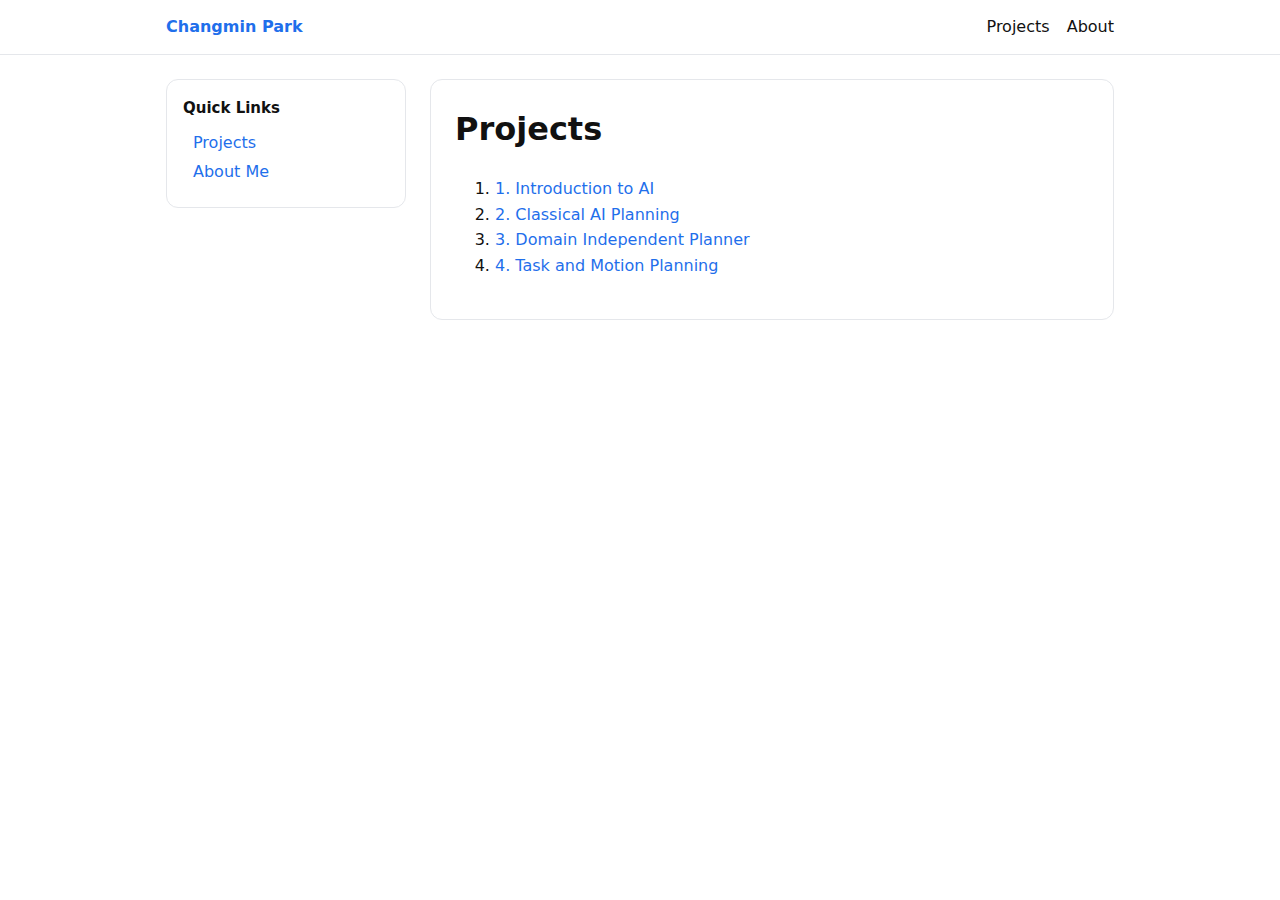
<file: projects/index.html>
<!doctype html><html lang="ko"><head>
<meta charset="utf-8"><meta name="viewport" content="width=device-width,initial-scale=1">
<title>Projects</title>
<link rel="stylesheet" href="/assets/css/site.css">
</head><body>
<header class="header"><div class="header-inner">
  <a class="brand" href="/index.html">Changmin Park</a>
  <nav class="nav">
    <a href="/projects/index.html">Projects</a>
    <a href="/about.html">About</a>
  </nav>
</div></header>

<div class="wrapper">
  <!-- 좌측 전체 목차(앞의 템플릿 사이드바 그대로 복붙) -->
  <aside class="sidebar">
    <h3>Quick Links</h3>
    <ul>
      <li><a href="/projects/index.html">Projects</a></li>
      <li><a href="/about.html">About Me</a></li>
    </ul>
  </aside>

  <main class="content">
    <h1>Projects</h1>
    <ol>
      <li><a href="/projects/1-introduction-to-ai/index.html">1. Introduction to AI</a></li>
      <li><a href="/projects/2-classical-ai/index.html">2. Classical AI Planning</a></li>
      <li><a href="/projects/3-planner/index.html">3. Domain Independent Planner</a></li>
      <li><a href="/projects/4-tamp/index.html">4. Task and Motion Planning</a></li>
    </ol>
  </main>
</div>
</body></html>
</file>
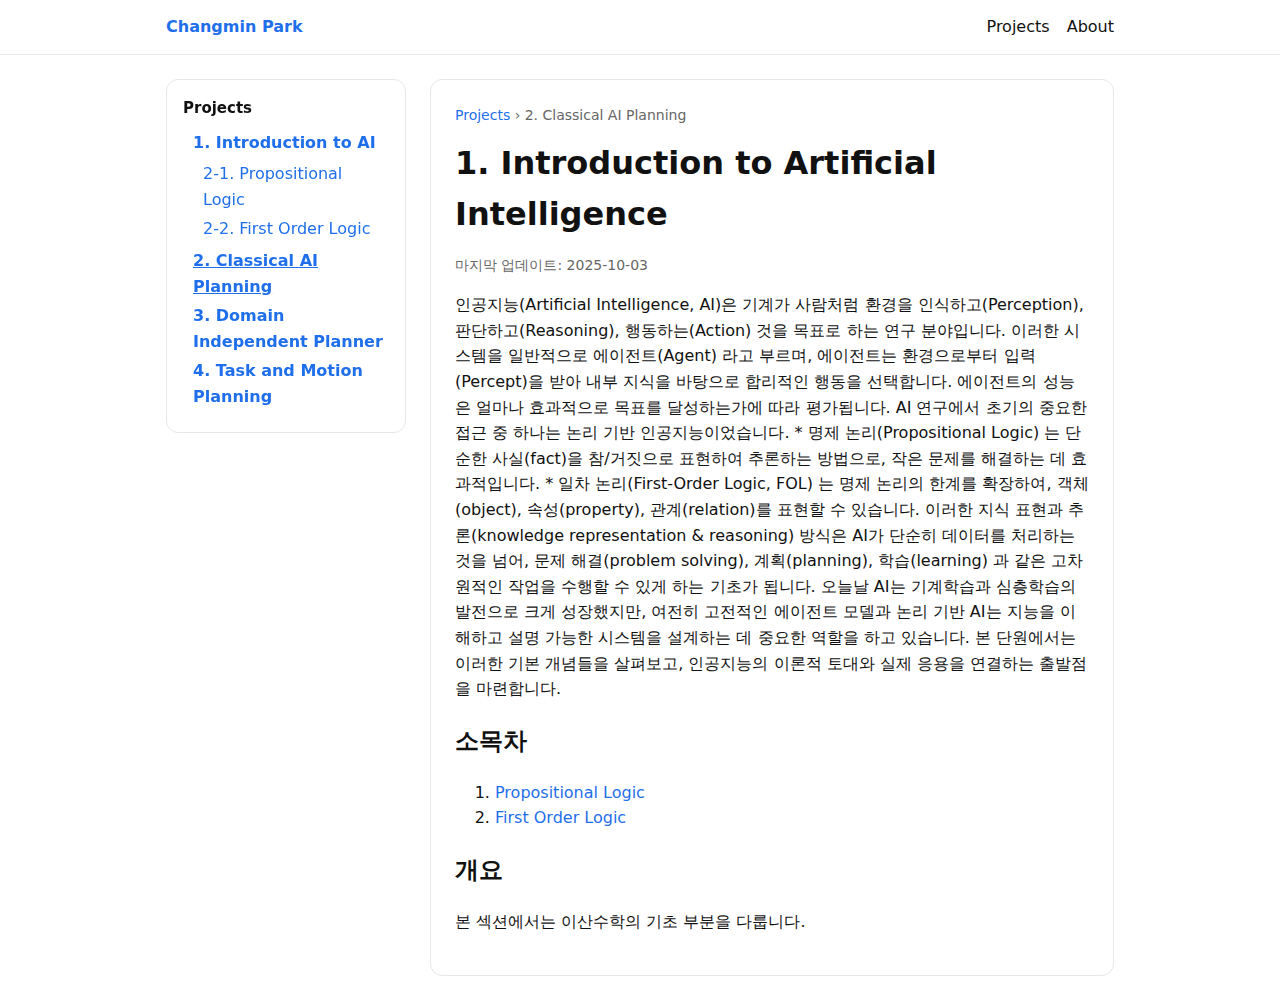
<file: projects/1-introduction-to-ai/index.html>
<!doctype html>
<html lang="ko">
<head>
  <meta charset="utf-8" />
  <meta name="viewport" content="width=device-width,initial-scale=1" />
  <title>2. Classical AI Planning</title>
  <link rel="stylesheet" href="/assets/css/site.css">
</head>
<body>
  <!-- 상단 헤더 -->
  <header class="header">
    <div class="header-inner">
      <a class="brand" href="/index.html">Changmin Park</a>
      <nav class="nav">
        <a href="/projects/index.html">Projects</a>
        <a href="/about.html">About</a>
      </nav>
    </div>
  </header>

  <div class="wrapper">
    <!-- 왼쪽 사이드바 -->
    <aside class="sidebar">
      <h3>Projects</h3>
      <ul>
        <li class="depth1"><a href="/projects/1-introduction-to-ai/index.html">1. Introduction to AI</a>
          <ul>
            <li><a href="/projects/1-introduction-to-ai/1-1-propositional-logic.html">2-1. Propositional Logic</a></li>
            <li><a href="/projects/1-introduction-to-ai/1-2-first-order-logic.html">2-2. First Order Logic</a></li>
          </ul>
        </li>
        <li class="depth1 active"><a href="/projects/2-classical-ai/index.html">2. Classical AI Planning</a></li>
        <li class="depth1"><a href="/projects/3-planner/index.html">3. Domain Independent Planner</a></li>
        <li class="depth1"><a href="/projects/4-tamp/index.html">4. Task and Motion Planning</a></li>
      </ul>
    </aside>

    <!-- 본문 -->
    <main class="content">
      <div class="breadcrumb">
        <a href="/projects/index.html">Projects</a> › 2. Classical AI Planning
      </div>

      <h1>1. Introduction to Artificial Intelligence</h1>
      <p class="meta">마지막 업데이트: 2025-10-03</p>

      <p>
        인공지능(Artificial Intelligence, AI)은 기계가 사람처럼 환경을 인식하고(Perception), 판단하고(Reasoning), 행동하는(Action) 것을 목표로 하는 연구 분야입니다. 이러한 시스템을 일반적으로 에이전트(Agent) 라고 부르며, 에이전트는 환경으로부터 입력(Percept)을 받아 내부 지식을 바탕으로 합리적인 행동을 선택합니다. 에이전트의 성능은 얼마나 효과적으로 목표를 달성하는가에 따라 평가됩니다.

        AI 연구에서 초기의 중요한 접근 중 하나는 논리 기반 인공지능이었습니다.

        * 명제 논리(Propositional Logic) 는 단순한 사실(fact)을 참/거짓으로 표현하여 추론하는 방법으로, 작은 문제를 해결하는 데 효과적입니다.
        * 일차 논리(First-Order Logic, FOL) 는 명제 논리의 한계를 확장하여, 객체(object), 속성(property), 관계(relation)를 표현할 수 있습니다.

        이러한 지식 표현과 추론(knowledge representation & reasoning) 방식은 AI가 단순히 데이터를 처리하는 것을 넘어, 문제 해결(problem solving), 계획(planning), 학습(learning) 과 같은 고차원적인 작업을 수행할 수 있게 하는 기초가 됩니다.

        오늘날 AI는 기계학습과 심층학습의 발전으로 크게 성장했지만, 여전히 고전적인 에이전트 모델과 논리 기반 AI는 지능을 이해하고 설명 가능한 시스템을 설계하는 데 중요한 역할을 하고 있습니다. 본 단원에서는 이러한 기본 개념들을 살펴보고, 인공지능의 이론적 토대와 실제 응용을 연결하는 출발점을 마련합니다.
      </p>

      <h2>소목차</h2>
      <ol>
        <li><a href="/projects/1-introduction-to-ai/1-1-propositional-logic.html">Propositional Logic</a></li>
        <li><a href="/projects/1-introduction-to-ai/1-2-first-order-logic.html">First Order Logic</a></li>
      </ol>

      <h2>개요</h2>
      <p>
        본 섹션에서는 이산수학의 기초 부분을 다룹니다.
      </p>
    </main>
  </div>
</body>
</html>
</file>
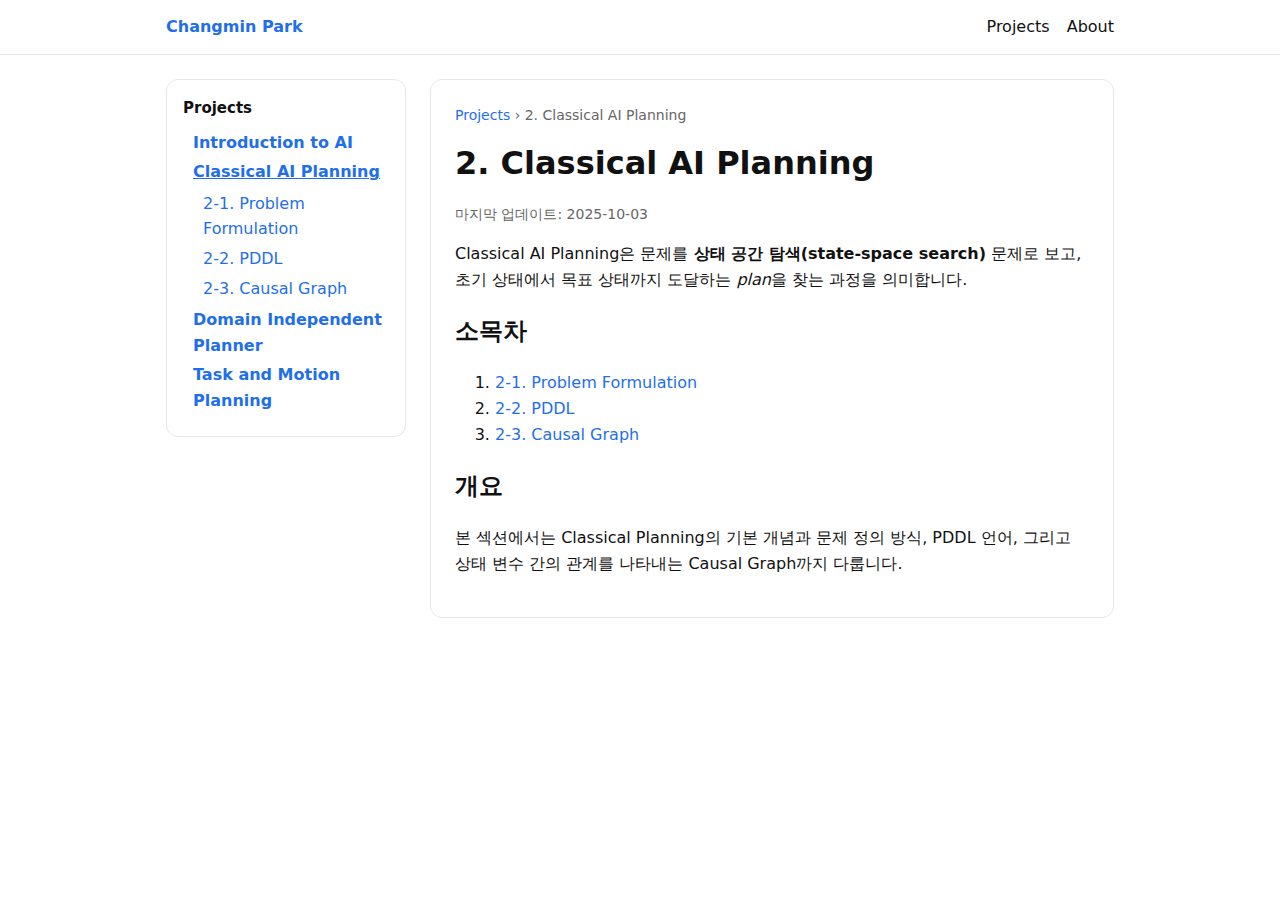
<file: projects/2-classical-ai/index.html>
<!doctype html>
<html lang="ko">
<head>
  <meta charset="utf-8" />
  <meta name="viewport" content="width=device-width,initial-scale=1" />
  <title>2. Classical AI Planning</title>
  <link rel="stylesheet" href="/assets/css/site.css">
</head>
<body>
  <!-- 상단 헤더 -->
  <header class="header">
    <div class="header-inner">
      <a class="brand" href="/index.html">Changmin Park</a>
      <nav class="nav">
        <a href="/projects/index.html">Projects</a>
        <a href="/about.html">About</a>
      </nav>
    </div>
  </header>

  <div class="wrapper">
    <!-- 왼쪽 사이드바 -->
    <aside class="sidebar">
      <h3>Projects</h3>
      <ul>
        <li class="depth1"><a href="/projects/1-introduction-to-ai/index.html">Introduction to AI</a></li>
        <li class="depth1 active"><a href="/projects/2-classical-ai/index.html">Classical AI Planning</a>
          <ul>
            <li><a href="/projects/2-classical-ai/2-1-problem-formulation.html">2-1. Problem Formulation</a></li>
            <li><a href="/projects/2-classical-ai/2-2-pddl.html">2-2. PDDL</a></li>
            <li><a href="/projects/2-classical-ai/2-3-causal-graph.html">2-3. Causal Graph</a></li>
          </ul>
        </li>
        <li class="depth1"><a href="/projects/3-planner/index.html">Domain Independent Planner</a></li>
        <li class="depth1"><a href="/projects/4-tamp/index.html">Task and Motion Planning</a></li>
      </ul>
    </aside>

    <!-- 본문 -->
    <main class="content">
      <div class="breadcrumb">
        <a href="/projects/index.html">Projects</a> › 2. Classical AI Planning
      </div>

      <h1>2. Classical AI Planning</h1>
      <p class="meta">마지막 업데이트: 2025-10-03</p>

      <p>
        Classical AI Planning은 문제를 <strong>상태 공간 탐색(state-space search)</strong> 문제로 보고,
        초기 상태에서 목표 상태까지 도달하는 <em>plan</em>을 찾는 과정을 의미합니다.
      </p>

      <h2>소목차</h2>
      <ol>
        <li><a href="/projects/2-classical-ai/2-1-problem-formulation.html">2-1. Problem Formulation</a></li>
        <li><a href="/projects/2-classical-ai/2-2-pddl.html">2-2. PDDL</a></li>
        <li><a href="/projects/2-classical-ai/2-3-causal-graph.html">2-3. Causal Graph</a></li>
      </ol>

      <h2>개요</h2>
      <p>
        본 섹션에서는 Classical Planning의 기본 개념과 문제 정의 방식, 
        PDDL 언어, 그리고 상태 변수 간의 관계를 나타내는 Causal Graph까지 다룹니다.
      </p>
    </main>
  </div>
</body>
</html>
</file>
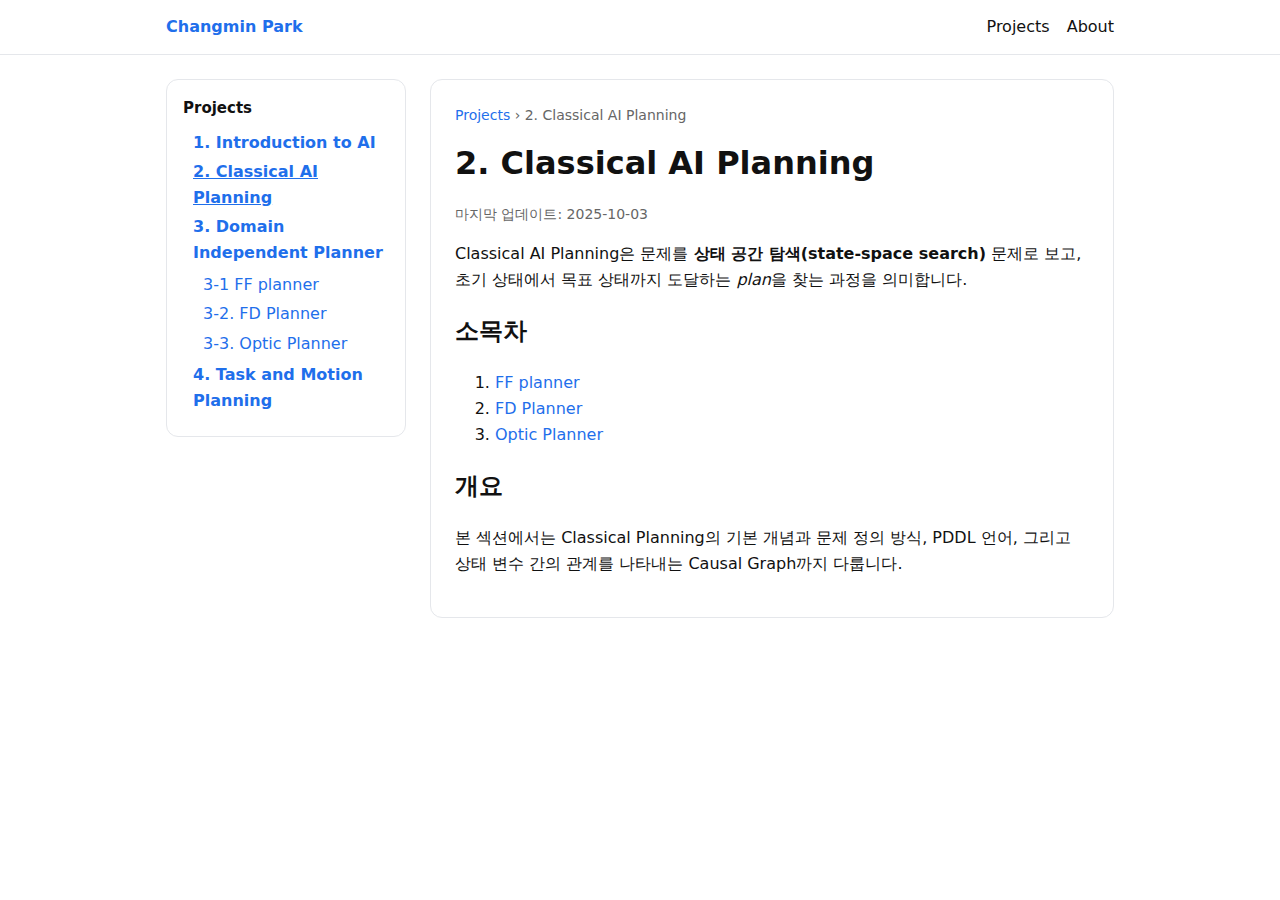
<file: projects/3-planner/index.html>
<!doctype html>
<html lang="ko">
<head>
  <meta charset="utf-8" />
  <meta name="viewport" content="width=device-width,initial-scale=1" />
  <title>2. Classical AI Planning</title>
  <link rel="stylesheet" href="/assets/css/site.css">
</head>
<body>
  <!-- 상단 헤더 -->
  <header class="header">
    <div class="header-inner">
      <a class="brand" href="/index.html">Changmin Park</a>
      <nav class="nav">
        <a href="/projects/index.html">Projects</a>
        <a href="/about.html">About</a>
      </nav>
    </div>
  </header>

  <div class="wrapper">
    <!-- 왼쪽 사이드바 -->
    <aside class="sidebar">
      <h3>Projects</h3>
      <ul>
        <li class="depth1"><a href="/projects/1-introduction-to-ai/index.html">1. Introduction to AI</a></li>
        <li class="depth1 active"><a href="/projects/2-classical-ai/index.html">2. Classical AI Planning</a></li>
        <li class="depth1"><a href="/projects/3-planner/index.html">3. Domain Independent Planner</a>
           <ul>
            <li><a href="/projects/3-planner/3-1-ff-planner.html">3-1 FF planner</a></li>
            <li><a href="/projects/3-planner/3-2-fd-planner.html">3-2. FD Planner</a></li>
            <li><a href="/projects/3-planner/3-3-optic-planner.html">3-3. Optic Planner</a></li>
          </ul>
        </li>
        <li class="depth1"><a href="/projects/4-tamp/index.html">4. Task and Motion Planning</a></li>
      </ul>
    </aside>

    <!-- 본문 -->
    <main class="content">
      <div class="breadcrumb">
        <a href="/projects/index.html">Projects</a> › 2. Classical AI Planning
      </div>

      <h1>2. Classical AI Planning</h1>
      <p class="meta">마지막 업데이트: 2025-10-03</p>

      <p>
        Classical AI Planning은 문제를 <strong>상태 공간 탐색(state-space search)</strong> 문제로 보고,
        초기 상태에서 목표 상태까지 도달하는 <em>plan</em>을 찾는 과정을 의미합니다.
      </p>

      <h2>소목차</h2>
      <ol>
        <li><a href="/projects/3-planner/3-1-ff-planner.html">FF planner</a></li>
        <li><a href="/projects/3-planner/3-2-fd-planner.html">FD Planner</a></li>
        <li><a href="/projects/3-planner/3-3-optic-planner.html">Optic Planner</a></li>
      </ol>

      <h2>개요</h2>
      <p>
        본 섹션에서는 Classical Planning의 기본 개념과 문제 정의 방식, 
        PDDL 언어, 그리고 상태 변수 간의 관계를 나타내는 Causal Graph까지 다룹니다.
      </p>
    </main>
  </div>
</body>
</html>
</file>
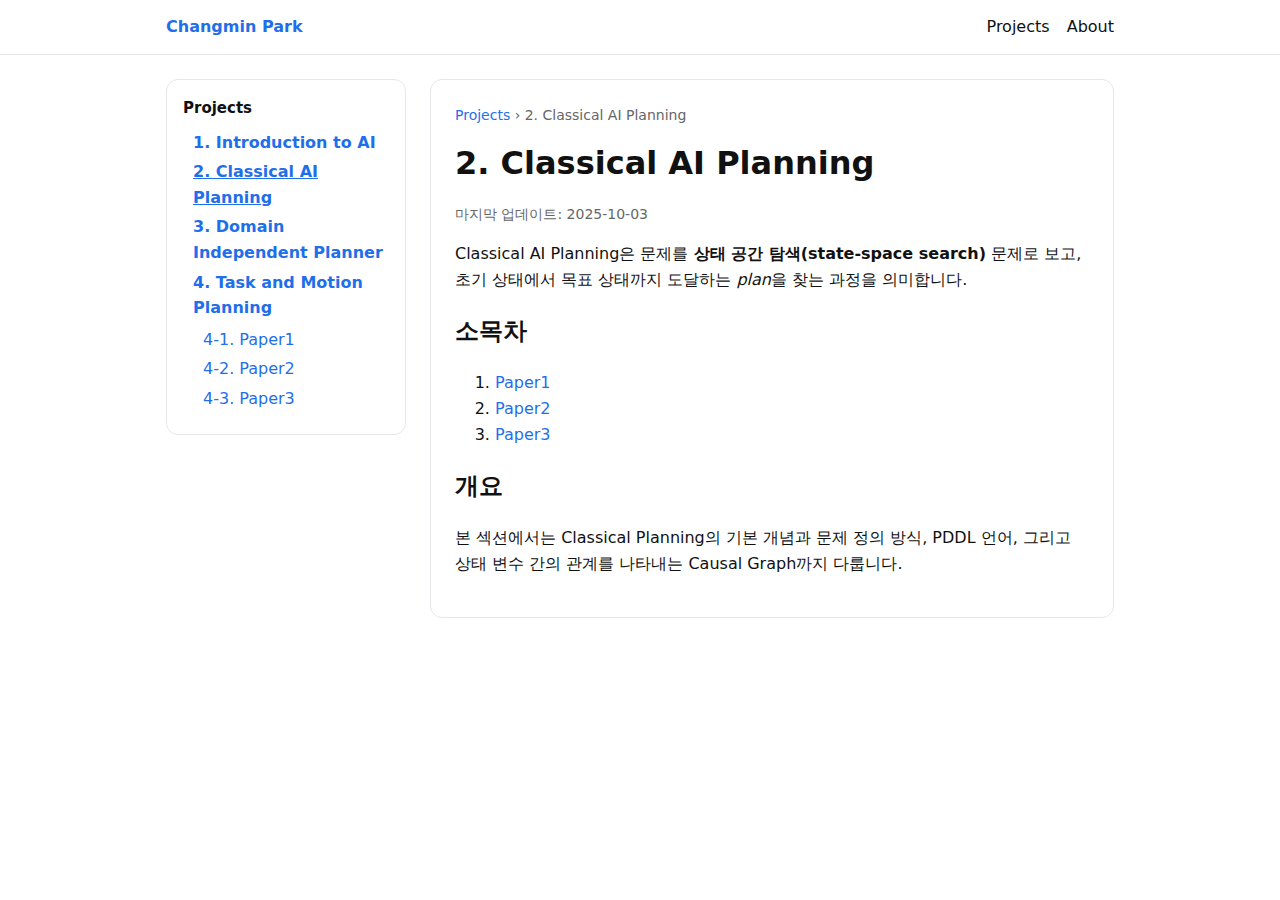
<file: projects/4-tamp/index.html>
<!doctype html>
<html lang="ko">
<head>
  <meta charset="utf-8" />
  <meta name="viewport" content="width=device-width,initial-scale=1" />
  <title>2. Classical AI Planning</title>
  <link rel="stylesheet" href="/assets/css/site.css">
</head>
<body>
  <!-- 상단 헤더 -->
  <header class="header">
    <div class="header-inner">
      <a class="brand" href="/index.html">Changmin Park</a>
      <nav class="nav">
        <a href="/projects/index.html">Projects</a>
        <a href="/about.html">About</a>
      </nav>
    </div>
  </header>

  <div class="wrapper">
    <!-- 왼쪽 사이드바 -->
    <aside class="sidebar">
      <h3>Projects</h3>
      <ul>
        <li class="depth1"><a href="/projects/1-introduction-to-ai/index.html">1. Introduction to AI</a></li>
        <li class="depth1 active"><a href="/projects/2-classical-ai/index.html">2. Classical AI Planning</a></li>
        <li class="depth1"><a href="/projects/3-planner/index.html">3. Domain Independent Planner</a></li>
        <li class="depth1"><a href="/projects/4-tamp/index.html">4. Task and Motion Planning</a>
          <ul>
            <li><a href="/projects/4-tamp/4-1-paper.html">4-1. Paper1</a></li>
            <li><a href="/projects/4-tamp/4-2-paper.html">4-2. Paper2</a></li>
            <li><a href="/projects/4-tamp/4-3-paper.html">4-3. Paper3</a></li>
          </ul>
        </li>
      </ul>
    </aside>

    <!-- 본문 -->
    <main class="content">
      <div class="breadcrumb">
        <a href="/projects/index.html">Projects</a> › 2. Classical AI Planning
      </div>

      <h1>2. Classical AI Planning</h1>
      <p class="meta">마지막 업데이트: 2025-10-03</p>

      <p>
        Classical AI Planning은 문제를 <strong>상태 공간 탐색(state-space search)</strong> 문제로 보고,
        초기 상태에서 목표 상태까지 도달하는 <em>plan</em>을 찾는 과정을 의미합니다.
      </p>

      <h2>소목차</h2>
      <ol>
        <li><a href="/projects/4-tamp/4-1-paper.html">Paper1</a></li>
        <li><a href="/projects/4-tamp/4-2-paper.html">Paper2</a></li>
        <li><a href="/projects/4-tamp/4-3-paper.html">Paper3</a></li>
      </ol>

      <h2>개요</h2>
      <p>
        본 섹션에서는 Classical Planning의 기본 개념과 문제 정의 방식, 
        PDDL 언어, 그리고 상태 변수 간의 관계를 나타내는 Causal Graph까지 다룹니다.
      </p>
    </main>
  </div>
</body>
</html>
</file>
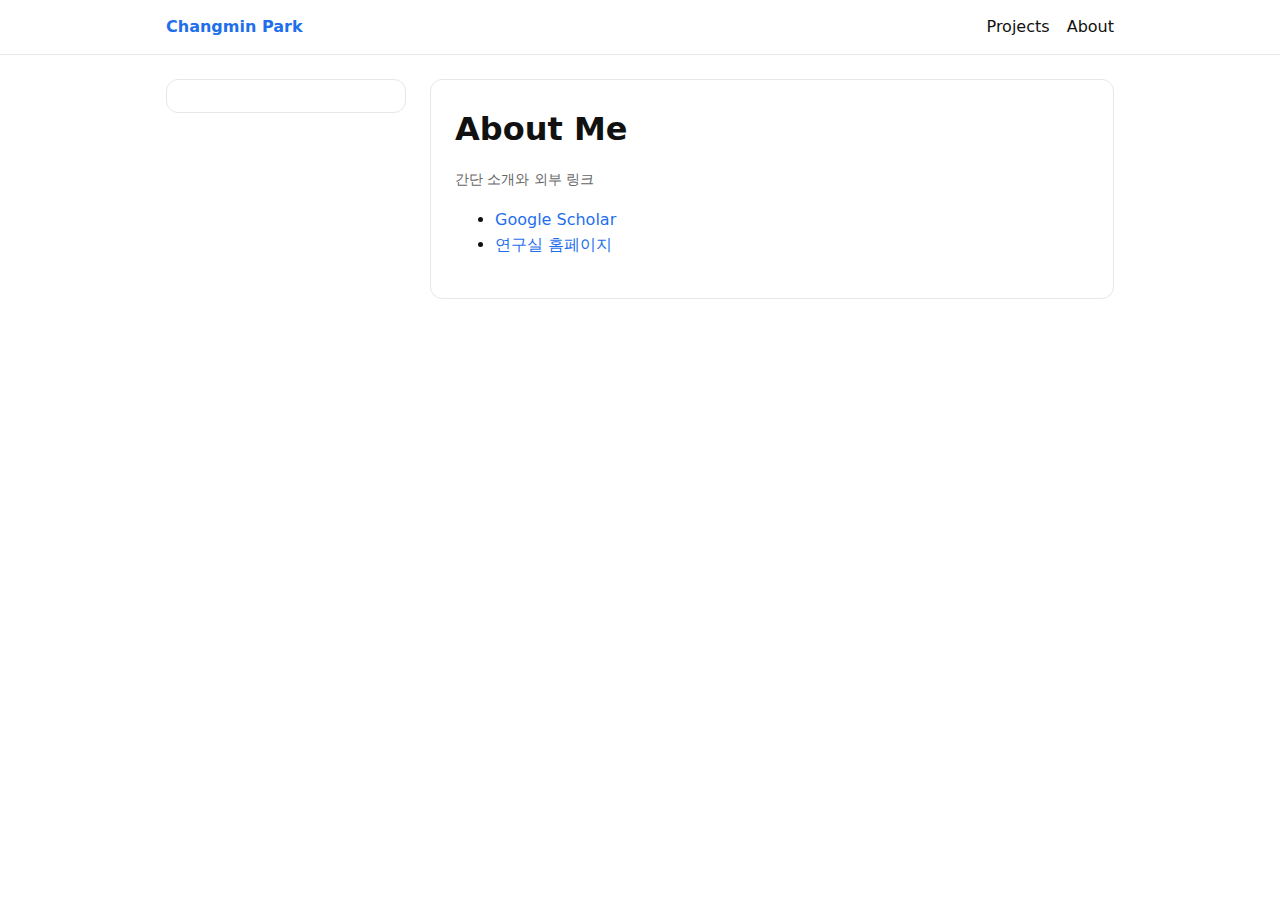
<file: about.html>
<!doctype html><html lang="ko"><head>
<meta charset="utf-8"><meta name="viewport" content="width=device-width,initial-scale=1">
<title>About | Changmin Park</title>
<link rel="stylesheet" href="/assets/css/site.css">
</head><body>
<header class="header"><div class="header-inner">
  <a class="brand" href="/index.html">Changmin Park</a>
  <nav class="nav">
    <a href="/projects/index.html">Projects</a>
    <a href="/about.html">About</a>
  </nav>
</div></header>

<div class="wrapper">
  <aside class="sidebar"></aside>
  <main class="content">
    <h1>About Me</h1>
    <p class="meta">간단 소개와 외부 링크</p>
    <ul>
      <li><a href="https://scholar.google.com/" target="_blank" rel="noopener">Google Scholar</a></li>
      <li><a href="https://your-lab-site.example" target="_blank" rel="noopener">연구실 홈페이지</a></li>
    </ul>
  </main>
</div>
</body></html>
</file>
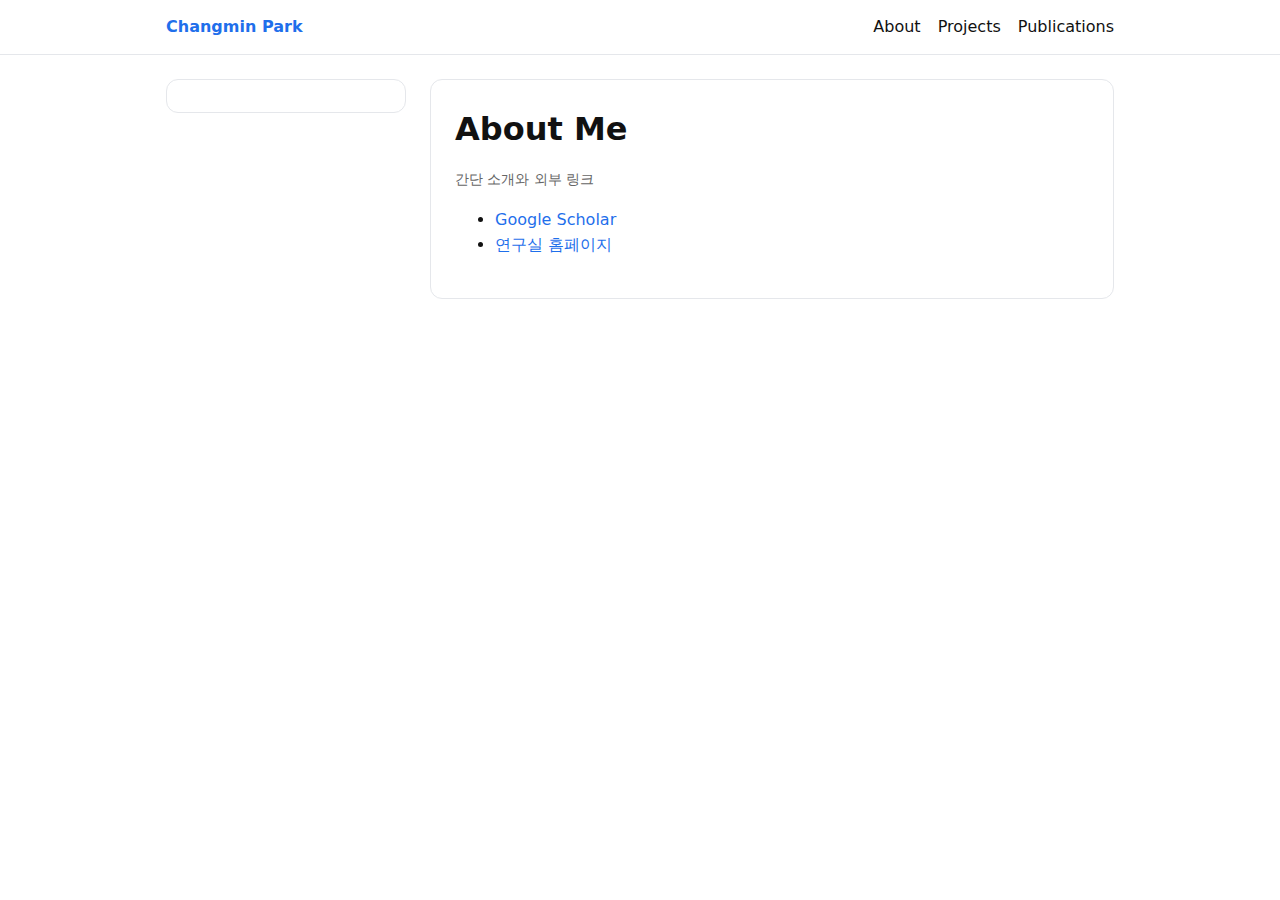
<file: publication.html>
<!doctype html><html lang="ko"><head>
<meta charset="utf-8"><meta name="viewport" content="width=device-width,initial-scale=1">
<title>Publications | Changmin Park</title>
<link rel="stylesheet" href="/assets/css/site.css">
</head><body>
<header class="header"><div class="header-inner">
  <a class="brand" href="/index.html">Changmin Park</a>
  <nav class="nav">
    <a href="/about.html">About</a>
    <a href="/projects/index.html">Projects</a>
    <a href="/publication.html">Publications</a>
  </nav>
</div></header>

<div class="wrapper">
  <aside class="sidebar"></aside>
  <main class="content">
    <h1>About Me</h1>
    <p class="meta">간단 소개와 외부 링크</p>
    <ul>
      <li><a href="https://scholar.google.com/" target="_blank" rel="noopener">Google Scholar</a></li>
      <li><a href="https://your-lab-site.example" target="_blank" rel="noopener">연구실 홈페이지</a></li>
    </ul>
  </main>
</div>
</body></html>
</file>
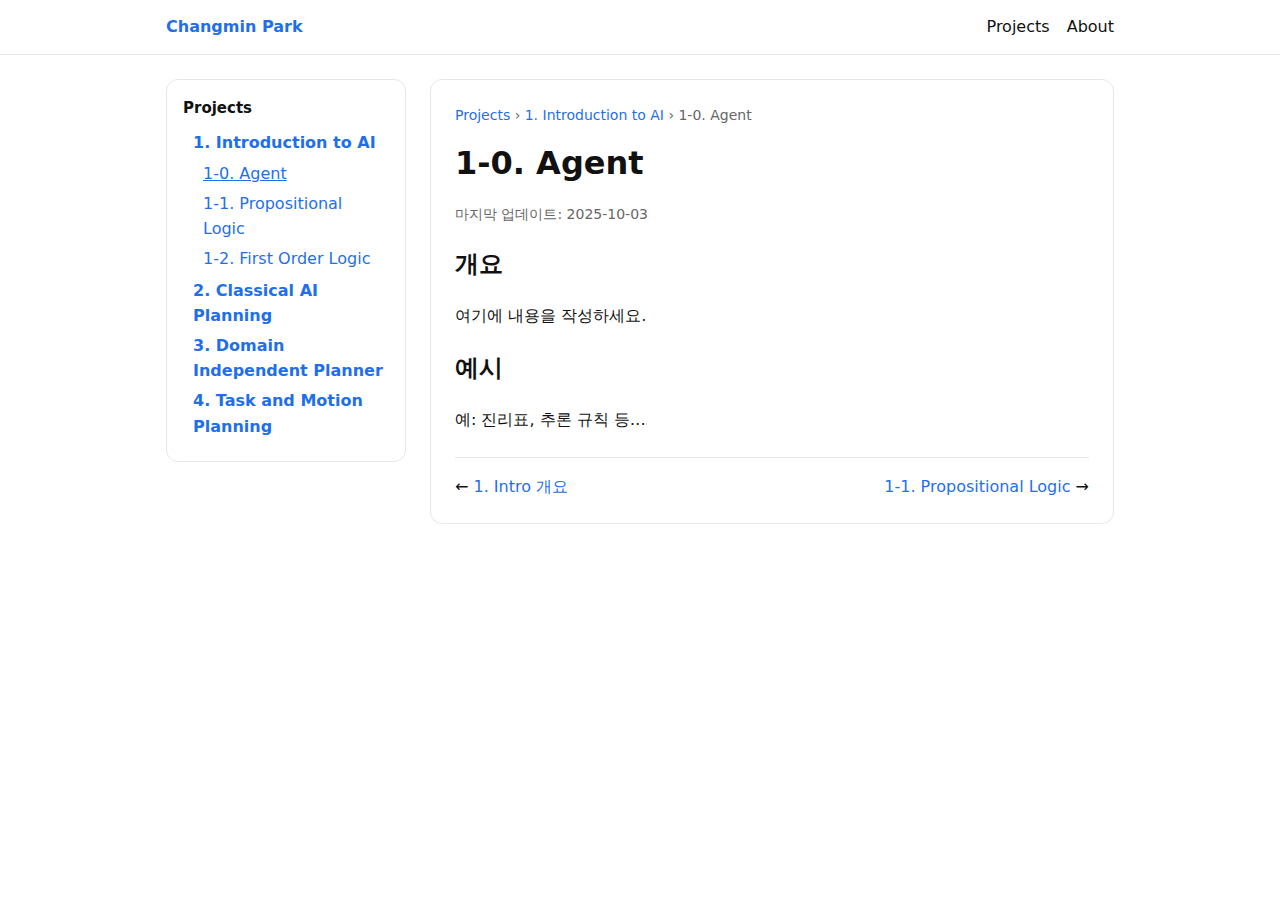
<file: projects/1-introduction-to-ai/1-0-agent.html>
<!doctype html><html lang="ko"><head>
<meta charset="utf-8"><meta name="viewport" content="width=device-width,initial-scale=1">
<title>1-1. Propositional Logic</title>
<link rel="stylesheet" href="/assets/css/site.css">
</head><body>
<header class="header"><div class="header-inner">
  <a class="brand" href="/index.html">Changmin Park</a>
  <nav class="nav">
    <a href="/projects/index.html">Projects</a>
    <a href="/about.html">About</a>
  </nav>
</div></header>

<div class="wrapper">
  <!-- 왼쪽 사이드바 -->
  <aside class="sidebar">
      <h3>Projects</h3>
      <ul>
        <li class="depth1"><a href="/projects/1-introduction-to-ai/index.html">1. Introduction to AI</a>
          <ul>
            <li class="depth2 active"><a href="/projects/1-introduction-to-ai/1-0-agent.html">1-0. Agent</a></li>
            <li><a href="/projects/1-introduction-to-ai/1-1-propositional-logic.html">1-1. Propositional Logic</a></li>
            <li><a href="/projects/1-introduction-to-ai/1-2-first-order-logic.html">1-2. First Order Logic</a></li>
          </ul>
        </li>
        <li class="depth1"><a href="/projects/2-classical-ai/index.html">2. Classical AI Planning</a></li>
        <li class="depth1"><a href="/projects/3-planner/index.html">3. Domain Independent Planner</a></li>
        <li class="depth1"><a href="/projects/4-tamp/index.html">4. Task and Motion Planning</a></li>
      </ul>
  </aside>

  <main class="content">
    <!-- 본문 -->
    <div class="breadcrumb">
      <a href="/projects/index.html">Projects</a> ›
      <a href="/projects/1-introduction-to-ai/index.html">1. Introduction to AI</a> ›
      1-0. Agent
    </div>

    <h1>1-0. Agent</h1>
    <p class="meta">마지막 업데이트: 2025-10-03</p>

    <h2>개요</h2>
    <p>여기에 내용을 작성하세요.</p>

    <h2>예시</h2>
    <p>예: 진리표, 추론 규칙 등…</p>

    <div class="prevnext">
      <span>← <a href="/projects/1-introduction-to-ai/index.html">1. Intro 개요</a></span>
      <span><a href="/projects/1-introduction-to-ai/1-1-propositional-logic.html">1-1. Propositional Logic</a> →</span>
    </div>
  </main>
</div>
</body></html>
</file>
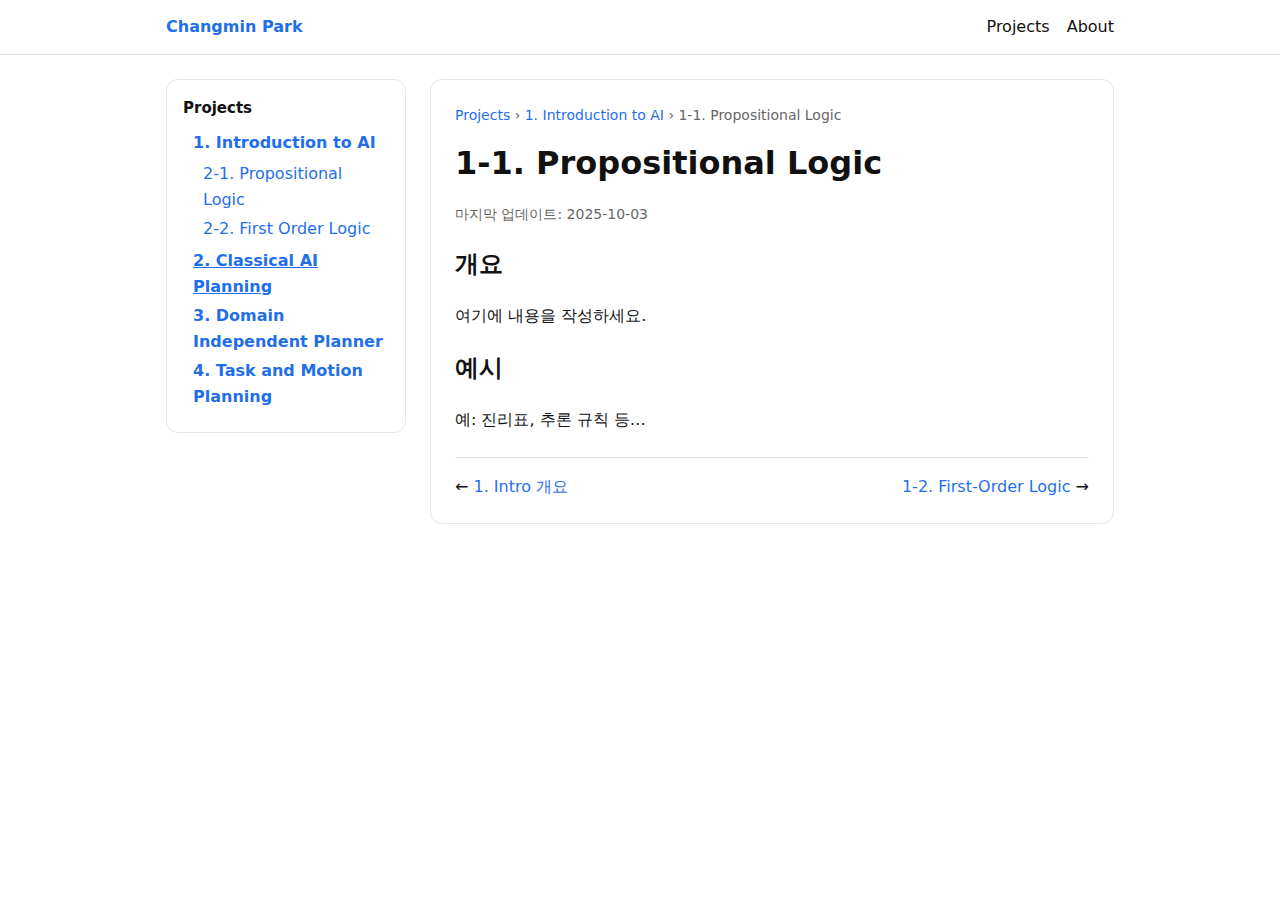
<file: projects/1-introduction-to-ai/1-1-propositional-logic.html>
<!doctype html><html lang="ko"><head>
<meta charset="utf-8"><meta name="viewport" content="width=device-width,initial-scale=1">
<title>1-1. Propositional Logic</title>
<link rel="stylesheet" href="/assets/css/site.css">
</head><body>
<header class="header"><div class="header-inner">
  <a class="brand" href="/index.html">Changmin Park</a>
  <nav class="nav">
    <a href="/projects/index.html">Projects</a>
    <a href="/about.html">About</a>
  </nav>
</div></header>

<div class="wrapper">
  <aside class="sidebar">
      <h3>Projects</h3>
      <ul>
        <li class="depth1"><a href="/projects/1-introduction-to-ai/index.html">1. Introduction to AI</a>
          <ul>
            <li><a href="/projects/1-introduction-to-ai/1-1-propositional-logic.html">2-1. Propositional Logic</a></li>
            <li><a href="/projects/1-introduction-to-ai/1-2-first-order-logic.html">2-2. First Order Logic</a></li>
          </ul>
        </li>
        <li class="depth1 active"><a href="/projects/2-classical-ai/index.html">2. Classical AI Planning</a></li>
        <li class="depth1"><a href="/projects/3-planner/index.html">3. Domain Independent Planner</a></li>
        <li class="depth1"><a href="/projects/4-tamp/index.html">4. Task and Motion Planning</a></li>
      </ul>
  </aside>

  <main class="content">
    <div class="breadcrumb">
      <a href="/projects/index.html">Projects</a> ›
      <a href="/projects/1-introduction-to-ai/index.html">1. Introduction to AI</a> ›
      1-1. Propositional Logic
    </div>

    <h1>1-1. Propositional Logic</h1>
    <p class="meta">마지막 업데이트: 2025-10-03</p>

    <h2>개요</h2>
    <p>여기에 내용을 작성하세요.</p>

    <h2>예시</h2>
    <p>예: 진리표, 추론 규칙 등…</p>

    <div class="prevnext">
      <span>← <a href="/projects/1-introduction-to-ai/index.html">1. Intro 개요</a></span>
      <span><a href="/projects/1-introduction-to-ai/1-2-first-order-logic.html">1-2. First-Order Logic</a> →</span>
    </div>
  </main>
</div>
</body></html>
</file>
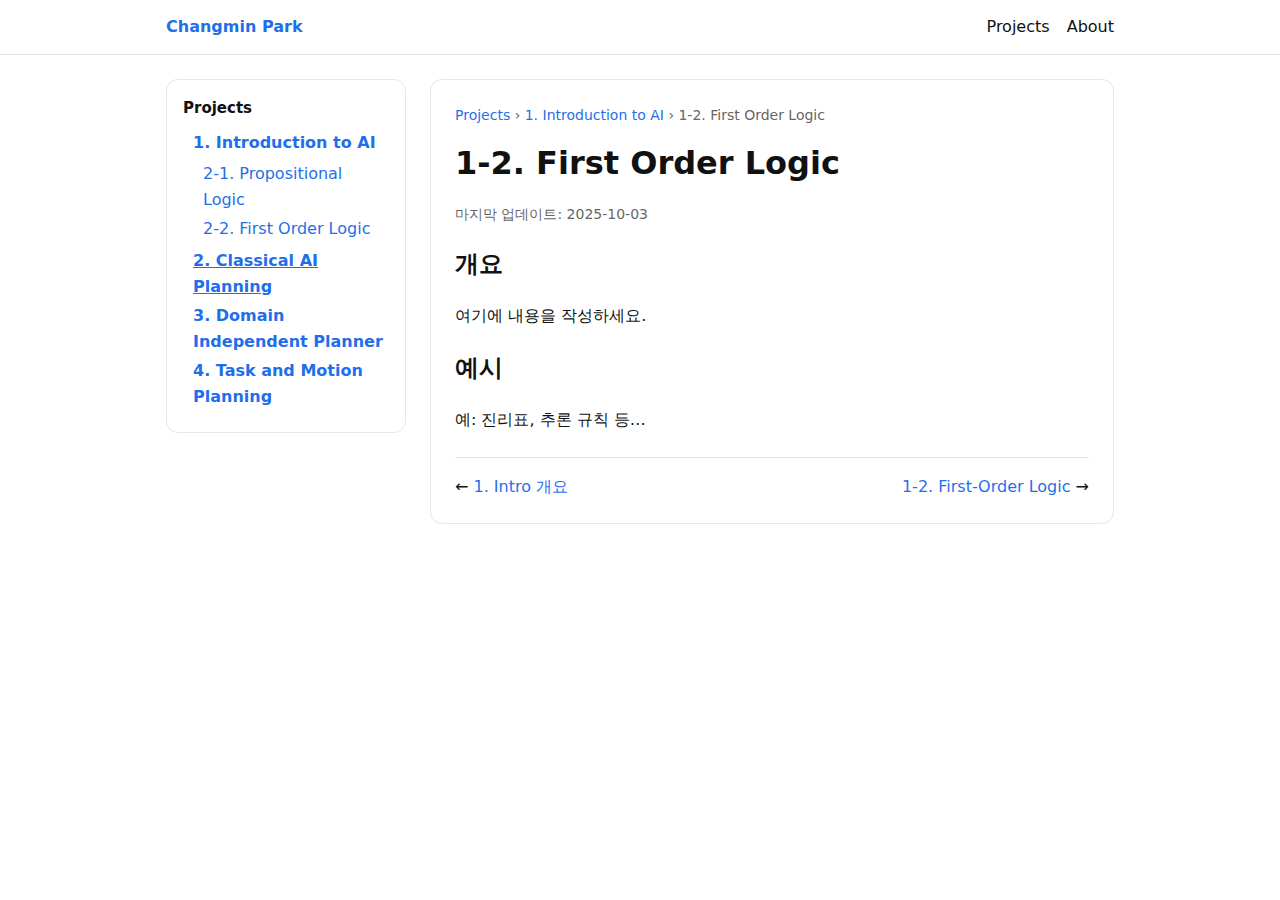
<file: projects/1-introduction-to-ai/1-2-first-order-logic.html>
<!doctype html><html lang="ko"><head>
<meta charset="utf-8"><meta name="viewport" content="width=device-width,initial-scale=1">
<title>1-1. Propositional Logic</title>
<link rel="stylesheet" href="/assets/css/site.css">
</head><body>
<header class="header"><div class="header-inner">
  <a class="brand" href="/index.html">Changmin Park</a>
  <nav class="nav">
    <a href="/projects/index.html">Projects</a>
    <a href="/about.html">About</a>
  </nav>
</div></header>

<div class="wrapper">
  <aside class="sidebar">
      <h3>Projects</h3>
      <ul>
        <li class="depth1"><a href="/projects/1-introduction-to-ai/index.html">1. Introduction to AI</a>
          <ul>
            <li><a href="/projects/1-introduction-to-ai/1-1-propositional-logic.html">2-1. Propositional Logic</a></li>
            <li><a href="/projects/1-introduction-to-ai/1-2-first-order-logic.html">2-2. First Order Logic</a></li>
          </ul>
        </li>
        <li class="depth1 active"><a href="/projects/2-classical-ai/index.html">2. Classical AI Planning</a></li>
        <li class="depth1"><a href="/projects/3-planner/index.html">3. Domain Independent Planner</a></li>
        <li class="depth1"><a href="/projects/4-tamp/index.html">4. Task and Motion Planning</a></li>
      </ul>
  </aside>

  <!-- Content -->
  <main class="content">
    <div class="breadcrumb">
      <a href="/projects/index.html">Projects</a> ›
      <a href="/projects/1-introduction-to-ai/index.html">1. Introduction to AI</a> ›
      1-2. First Order Logic
    </div>

    <h1>1-2. First Order Logic</h1>
    <p class="meta">마지막 업데이트: 2025-10-03</p>

    <h2>개요</h2>
    <p>여기에 내용을 작성하세요.</p>

    <h2>예시</h2>
    <p>예: 진리표, 추론 규칙 등…</p>

    <div class="prevnext">
      <span>← <a href="/projects/1-introduction-to-ai/1-1-propositional-logic.html">1. Intro 개요</a></span>
      <span><a href="/projects/1-introduction-to-ai/1-2-first-order-logic.html">1-2. First-Order Logic</a> →</span>
    </div>
  </main>
</div>
</body></html>
</file>
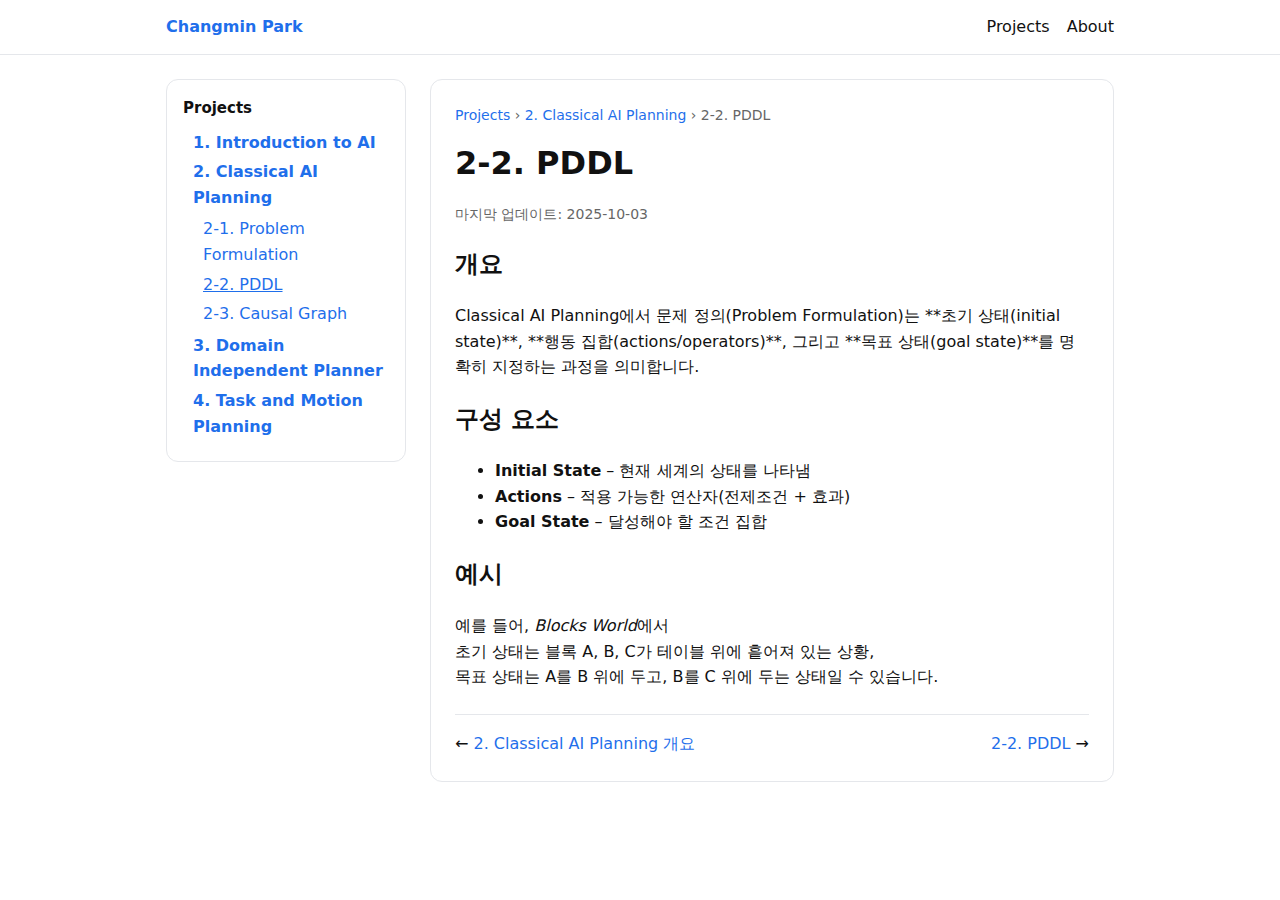
<file: projects/2-classical-ai/2-2-pddl.html>
<!doctype html>
<html lang="ko">
<head>
  <meta charset="utf-8" />
  <meta name="viewport" content="width=device-width,initial-scale=1" />
  <title>2-1. Problem Formulation | Classical AI Planning</title>
  <link rel="stylesheet" href="/assets/css/site.css">
</head>
<body>
  <!-- 상단 헤더 -->
  <header class="header">
    <div class="header-inner">
      <a class="brand" href="/index.html">Changmin Park</a>
      <nav class="nav">
        <a href="/projects/index.html">Projects</a>
        <a href="/about.html">About</a>
      </nav>
    </div>
  </header>

  <div class="wrapper">
    <!-- 왼쪽 사이드바 -->
    <aside class="sidebar">
      <h3>Projects</h3>
      <ul>
        <li class="depth1"><a href="/projects/1-introduction-to-ai/index.html">1. Introduction to AI</a></li>
        <li class="depth1"><a href="/projects/2-classical-ai/index.html">2. Classical AI Planning</a>
          <ul>
            <li><a href="/projects/2-classical-ai/2-1-problem-formulation.html">2-1. Problem Formulation</a></li>
            <li class="depth2 active"><a href="/projects/2-classical-ai/2-2-pddl.html">2-2. PDDL</a></li>
            <li><a href="/projects/2-classical-ai/2-3-causal-graph.html">2-3. Causal Graph</a></li>
          </ul>
        </li>
        <li class="depth1"><a href="/projects/3-planner/index.html">3. Domain Independent Planner</a></li>
        <li class="depth1"><a href="/projects/4-tamp/index.html">4. Task and Motion Planning</a></li>
      </ul>
    </aside>

    <!-- 본문 -->
    <main class="content">
      <div class="breadcrumb">
        <a href="/projects/index.html">Projects</a> › 
        <a href="/projects/2-classical-ai/index.html">2. Classical AI Planning</a> › 
        2-2. PDDL
      </div>

      <h1>2-2. PDDL</h1>
      <p class="meta">마지막 업데이트: 2025-10-03</p>

      <h2>개요</h2>
      <p>
        Classical AI Planning에서 문제 정의(Problem Formulation)는 
        **초기 상태(initial state)**, **행동 집합(actions/operators)**, 
        그리고 **목표 상태(goal state)**를 명확히 지정하는 과정을 의미합니다.
      </p>

      <h2>구성 요소</h2>
      <ul>
        <li><strong>Initial State</strong> – 현재 세계의 상태를 나타냄</li>
        <li><strong>Actions</strong> – 적용 가능한 연산자(전제조건 + 효과)</li>
        <li><strong>Goal State</strong> – 달성해야 할 조건 집합</li>
      </ul>

      <h2>예시</h2>
      <p>
        예를 들어, <em>Blocks World</em>에서 <br>
        초기 상태는 블록 A, B, C가 테이블 위에 흩어져 있는 상황, <br>
        목표 상태는 A를 B 위에 두고, B를 C 위에 두는 상태일 수 있습니다.
      </p>

      <div class="prevnext">
        <span>← <a href="/projects/2-classical-ai/index.html">2. Classical AI Planning 개요</a></span>
        <span><a href="/projects/2-classical-ai/2-2-pddl.html">2-2. PDDL</a> →</span>
      </div>
    </main>
  </div>
</body>
</html>
</file>
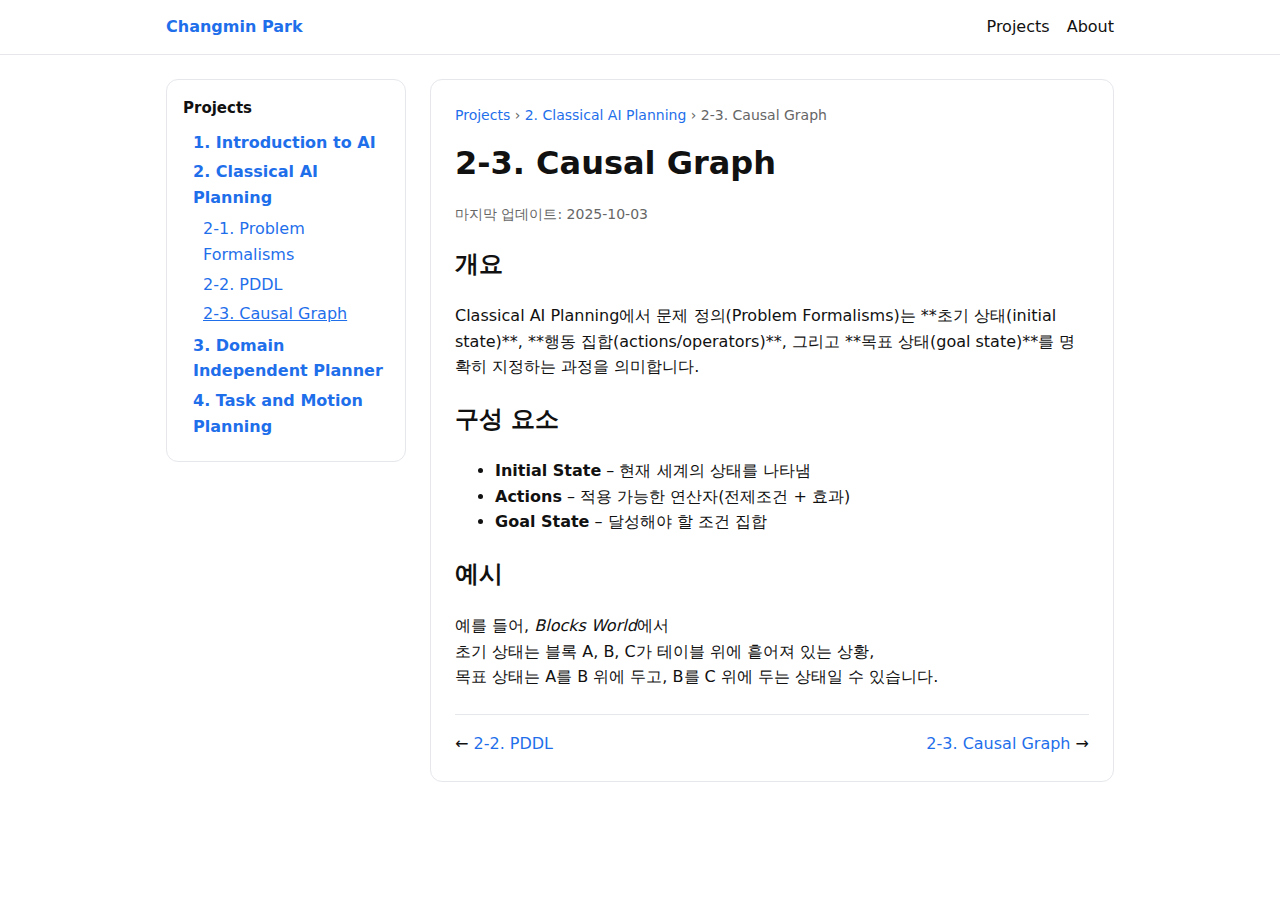
<file: projects/2-classical-ai/2-3-causal-graph.html>
<!doctype html>
<html lang="ko">
<head>
  <meta charset="utf-8" />
  <meta name="viewport" content="width=device-width,initial-scale=1" />
  <title>2-1. Problem Formalisms | Classical AI Planning</title>
  <link rel="stylesheet" href="/assets/css/site.css">
</head>
<body>
  <!-- 상단 헤더 -->
  <header class="header">
    <div class="header-inner">
      <a class="brand" href="/index.html">Changmin Park</a>
      <nav class="nav">
        <a href="/projects/index.html">Projects</a>
        <a href="/about.html">About</a>
      </nav>
    </div>
  </header>

  <div class="wrapper">
    <!-- 왼쪽 사이드바 -->
    <aside class="sidebar">
      <h3>Projects</h3>
      <ul>
        <li class="depth1"><a href="/projects/1-introduction-to-ai/index.html">1. Introduction to AI</a></li>
        <li class="depth1"><a href="/projects/2-classical-ai/index.html">2. Classical AI Planning</a>
          <ul>
            <li><a href="/projects/2-classical-ai/2-1-problem-formulation.html">2-1. Problem Formalisms</a></li>
            <li><a href="/projects/2-classical-ai/2-2-pddl.html">2-2. PDDL</a></li>
            <li class="depth2 active"><a href="/projects/2-classical-ai/2-3-causal-graph.html">2-3. Causal Graph</a></li>
          </ul>
        </li>
        <li class="depth1"><a href="/projects/3-planner/index.html">3. Domain Independent Planner</a></li>
        <li class="depth1"><a href="/projects/4-tamp/index.html">4. Task and Motion Planning</a></li>
      </ul>
    </aside>

    <!-- 본문 -->
    <main class="content">
      <div class="breadcrumb">
        <a href="/projects/index.html">Projects</a> › 
        <a href="/projects/2-classical-ai/index.html">2. Classical AI Planning</a> › 
        2-3. Causal Graph
      </div>

      <h1>2-3. Causal Graph</h1>
      <p class="meta">마지막 업데이트: 2025-10-03</p>

      <h2>개요</h2>
      <p>
        Classical AI Planning에서 문제 정의(Problem Formalisms)는 
        **초기 상태(initial state)**, **행동 집합(actions/operators)**, 
        그리고 **목표 상태(goal state)**를 명확히 지정하는 과정을 의미합니다.
      </p>

      <h2>구성 요소</h2>
      <ul>
        <li><strong>Initial State</strong> – 현재 세계의 상태를 나타냄</li>
        <li><strong>Actions</strong> – 적용 가능한 연산자(전제조건 + 효과)</li>
        <li><strong>Goal State</strong> – 달성해야 할 조건 집합</li>
      </ul>

      <h2>예시</h2>
      <p>
        예를 들어, <em>Blocks World</em>에서 <br>
        초기 상태는 블록 A, B, C가 테이블 위에 흩어져 있는 상황, <br>
        목표 상태는 A를 B 위에 두고, B를 C 위에 두는 상태일 수 있습니다.
      </p>

      <div class="prevnext">
        <span>← <a href="/projects/2-classical-ai/2-2-pddl.html">2-2. PDDL</a></span>
        <span><a href="/projects/2-classical-ai/2-3-causal-graph.html">2-3. Causal Graph</a> →</span>
      </div>
    </main>
  </div>
</body>
</html>
</file>
<file: assets/css/site.css>
:root{
  --bg:#ffffff; --text:#111; --muted:#666; --border:#e5e7eb; --accent:#1f6feb;
  --max: 980px;
}
*{box-sizing:border-box}
html,body{margin:0;padding:0;background:var(--bg);color:var(--text);
  font:16px/1.6 system-ui,-apple-system,Segoe UI,Roboto,Helvetica,Arial,sans-serif}
a{color:var(--accent);text-decoration:none}
a:hover{text-decoration:underline}

/* 레이아웃 */
.header{border-bottom:1px solid var(--border)}
.header-inner{max-width:var(--max);margin:0 auto;padding:14px 16px;display:flex;gap:16px;align-items:center}
.brand{font-weight:700;margin-right:auto}
.nav a{margin-left:12px;color:var(--text)}
.wrapper{max-width:var(--max);margin:0 auto;display:grid;grid-template-columns:240px 1fr;gap:24px;padding:24px 16px}
@media (max-width:900px){ .wrapper{grid-template-columns:1fr} .sidebar{order:2} }

/* 사이드바 */
.sidebar{position:sticky;top:12px;height:fit-content;border:1px solid var(--border);border-radius:12px;padding:16px}
.sidebar h3{margin:0 0 10px 0;font-size:15px}
.sidebar ul{list-style:none;padding-left:10px;margin:6px 0}
.sidebar li{margin:4px 0}
.sidebar .depth1>a{font-weight:600}
.sidebar .active>a{text-decoration:underline}

/* 본문 */
.content{border:1px solid var(--border);border-radius:12px;padding:24px}
.content h1{margin-top:0}
.meta{color:var(--muted);font-size:14px;margin-top:-8px;margin-bottom:16px}
.breadcrumb{font-size:14px;color:var(--muted);margin-bottom:12px}
.prevnext{display:flex;justify-content:space-between;margin-top:24px;border-top:1px solid var(--border);padding-top:16px}
</file>
